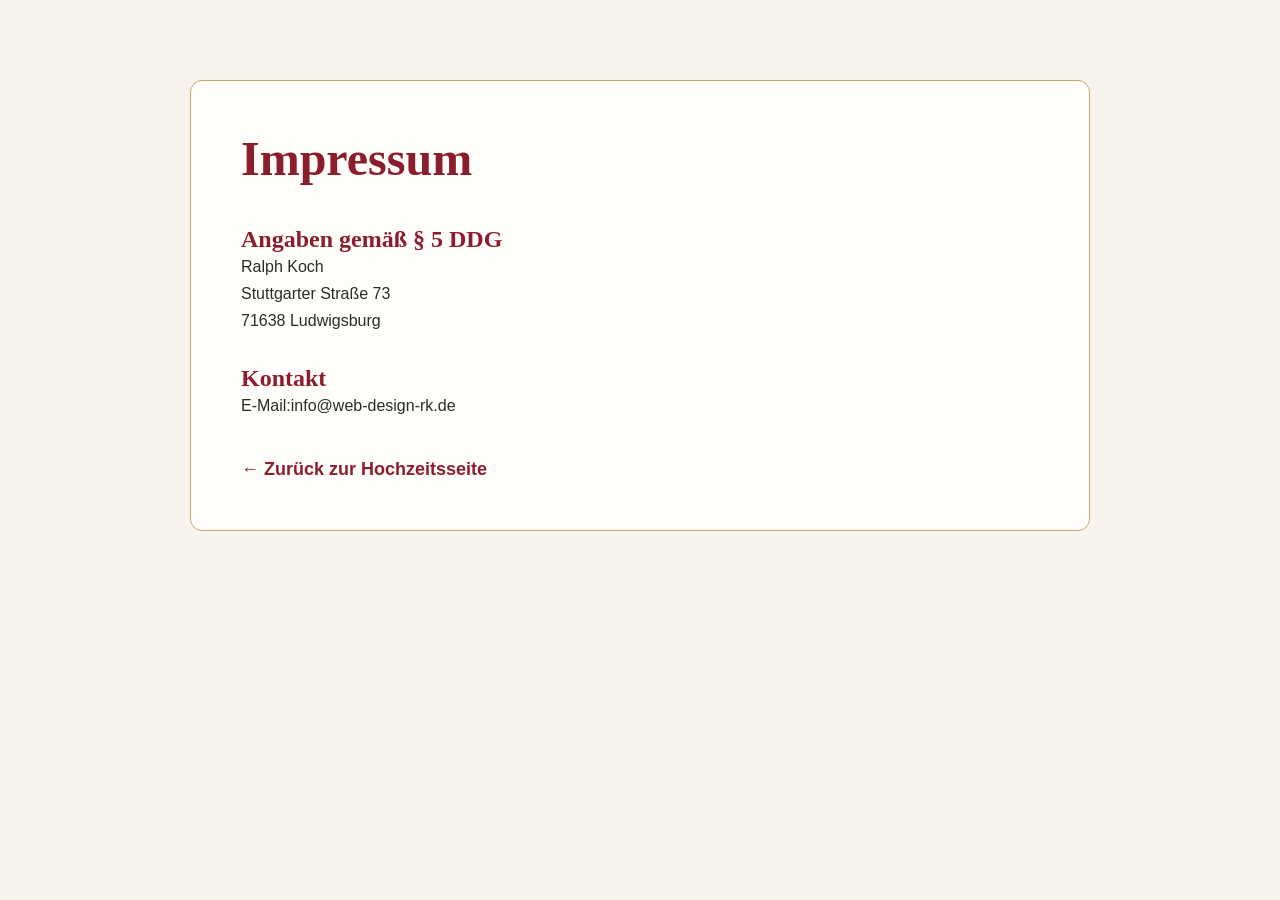
<file: impresum.html>
<!DOCTYPE html>
<html lang="de">
<head>
    <meta charset="UTF-8">
    <meta name="viewport" content="width=device-width, initial-scale=1.0">

    <title>Impressum – Marc & Julia Hochzeit</title>

    <meta
        name="description"
        content="Impressum der Hochzeitswebsite von Marc & Julia."
    >

    <link rel="icon" type="image/svg+xml" href="./assets/icons/favicon.svg">
    <link rel="stylesheet" href="./style.css">
</head>

<body>

    <main class="impressum">
        <h1>Impressum</h1>

        <h2>Angaben gemäß § 5 DDG</h2>

        <p>
            Ralph Koch<br>
            Stuttgarter Straße 73<br>
            71638 Ludwigsburg
        </p>

        <h2>Kontakt</h2>

        <p>
            E-Mail:info@web-design-rk.de
        </p>

        <a class="back-link" href="./index.html">
            ← Zurück zur Hochzeitsseite
        </a>
    </main>

</body>
</html>
</file>
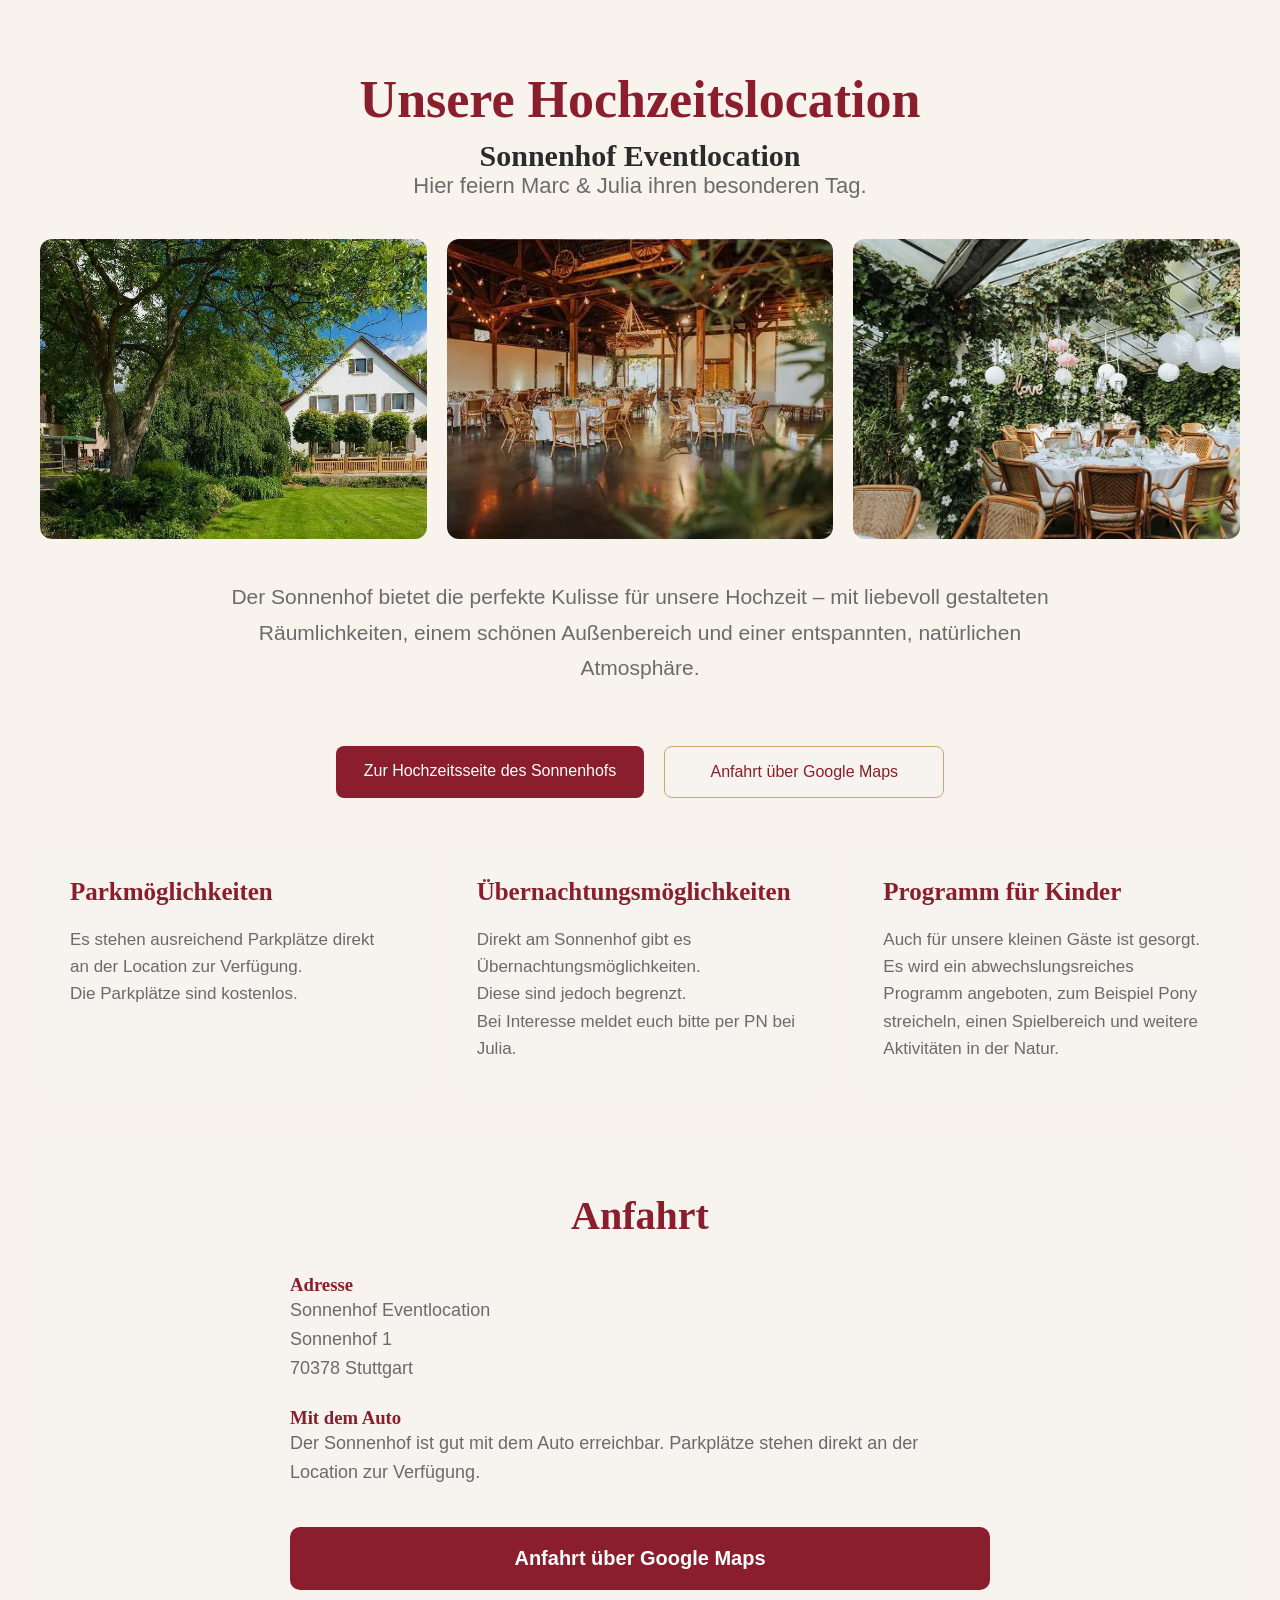
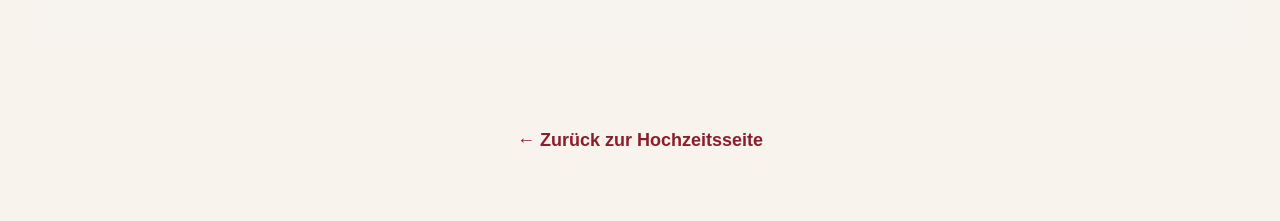
<file: location.html>
<!DOCTYPE html>
<html lang="de">

<head>
    <meta charset="UTF-8">
    <meta name="viewport" content="width=device-width, initial-scale=1.0">

    <title>Unsere Hochzeitslocation – Marc & Julia</title>

    <meta
        name="description"
        content="Informationen zu unserer Hochzeitslocation im Sonnenhof."
    >

    <link
        rel="icon"
        type="image/svg+xml"
        href="./assets/icons/favicon.svg"
    >

    <link rel="stylesheet" href="./style.css">
</head>

<body>

    <main class="location-page">

        <!-- Überschrift -->
        <section class="location-intro">

            <h1>Unsere Hochzeitslocation</h1>

            <h2>Sonnenhof Eventlocation</h2>

            <p>
                Hier feiern Marc & Julia ihren besonderen Tag.
            </p>

        </section>


        <!-- Bilder -->
        <section class="location-images">

            <img
                src="./assets/img/sonnenhof1.webp"
                alt="Sonnenhof Eventlocation"
            >

            <img
                src="./assets/img/sonnenhof2.webp"
                alt="Innenbereich des Sonnenhofs"
            >

            <img
                src="./assets/img/sonnenhof3.webp"
                alt="Hochzeitsbereich im Sonnenhof"
            >

        </section>


        <!-- Beschreibung -->
        <section class="location-description">

            <p>
                Der Sonnenhof bietet die perfekte Kulisse für unsere Hochzeit –
                mit liebevoll gestalteten Räumlichkeiten, einem schönen Außenbereich
                und einer entspannten, natürlichen Atmosphäre.
            </p>

        </section>


        <!-- Buttons -->
        <section class="location-buttons">

            <a
                href="https://www.dersonnenhof.com/hochzeiten/"
                target="_blank"
                rel="noopener"
                class="location-button"
            >
                Zur Hochzeitsseite des Sonnenhofs
            </a>


            <a
                href="https://www.google.com/maps/dir/?api=1&destination=Sonnenhof+1,+70378+Stuttgart"
                target="_blank"
                rel="noopener"
                class="location-button map-button"
            >
                Anfahrt über Google Maps
            </a>

        </section>


        <!-- Informationen -->
        <section class="location-info">

            <!-- Parkplätze -->
            <div class="info-box">

                <h3>Parkmöglichkeiten</h3>

                <p>
                    Es stehen ausreichend Parkplätze direkt an der
                    Location zur Verfügung.
                </p>

                <p>
                    Die Parkplätze sind kostenlos.
                </p>

            </div>


            <!-- Übernachtung -->
            <div class="info-box">

                <h3>Übernachtungsmöglichkeiten</h3>

                <p>
                    Direkt am Sonnenhof gibt es
                    Übernachtungsmöglichkeiten.
                </p>

                <p>
                    Diese sind jedoch begrenzt.
                </p>

                <p>
                    Bei Interesse meldet euch bitte
                    per PN bei Julia.
                </p>

            </div>


            <!-- Kinder -->
            <div class="info-box">

                <h3>Programm für Kinder</h3>

                <p>
                    Auch für unsere kleinen Gäste ist gesorgt.
                </p>

                <p>
                    Es wird ein abwechslungsreiches Programm angeboten,
                    zum Beispiel Pony streicheln, einen Spielbereich
                    und weitere Aktivitäten in der Natur.
                </p>

            </div>

        </section>


        <!-- Anfahrt -->
        <section class="arrival">

            <div class="arrival-information">

                <h2>Anfahrt</h2>

                <h3>Adresse</h3>

                <p>
                    Sonnenhof Eventlocation<br>
                    Sonnenhof 1<br>
                    70378 Stuttgart
                </p>


                <h3>Mit dem Auto</h3>

                <p>
                    Der Sonnenhof ist gut mit dem Auto erreichbar.
                    Parkplätze stehen direkt an der Location zur Verfügung.
                </p>



               

                <!-- Großer Google-Maps-Button -->
                <a
                    href="https://www.google.com/maps/dir/?api=1&destination=Sonnenhof+1,+70378+Stuttgart"
                    target="_blank"
                    rel="noopener"
                    class="map-button-large"
                >
                    Anfahrt über Google Maps
                </a>

            </div>

        </section>


        <!-- Zurück -->
        <section class="location-back">

            <a
                href="./index.html"
                class="back-link"
            >
                ← Zurück zur Hochzeitsseite
            </a>

        </section>

    </main>

</body>

</html>
</file>
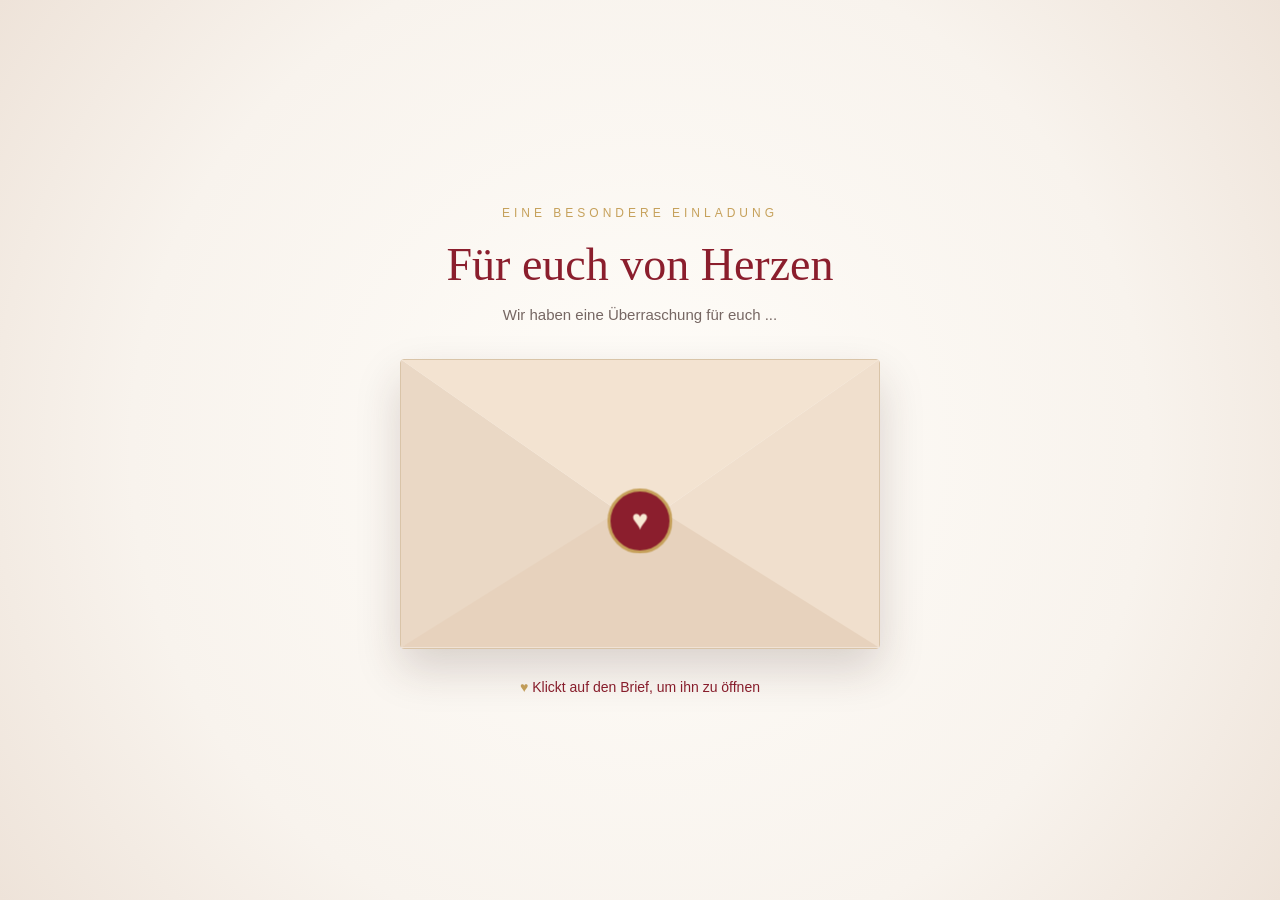
<file: start.html>
<!DOCTYPE html>
<html lang="de">

<head>
    <meta charset="UTF-8">
    <meta name="viewport" content="width=device-width, initial-scale=1.0">

    <title>Marc & Julia – Unsere Hochzeit</title>

    <meta name="description" content="Die Hochzeit von Marc & Julia am 16. August 2027.">

    <link rel="icon" type="image/svg+xml" href="./assets/icons/favicon.svg">
    <link rel="stylesheet" href="./styles/startseite.css">
</head>

<body>

    <!-- BRIEFUMSCHLAG -->
    <section id="briefStart" class="brief-start">

        <div class="brief-einleitung">
            <p>Eine besondere Einladung</p>
            <h1>Für euch von Herzen</h1>
            <span>Wir haben eine Überraschung für euch ...</span>
        </div>

        <button
            type="button"
            id="briefOeffnen"
            class="umschlag-button"
            aria-label="Hochzeitseinladung öffnen"
        >
            <div class="umschlag">

                <!-- INNENBEREICH MIT EINLADUNGSKARTE -->
                <div class="umschlag-inhalt">

                    <img
                        class="einladungskarte-bild"
                        src="./assets/img/start-img.webp"
                        alt="Hochzeitseinladung von Julia und Marc"
                    >

                </div>

                <!-- UMSCHLAGSEITEN -->
                <div class="umschlag-links"></div>
                <div class="umschlag-rechts"></div>
                <div class="umschlag-unten"></div>

                <!-- BRIEFKLAPPE -->
                <div class="umschlag-klappe"></div>

                <!-- GOLDENES SIEGEL -->
                <div class="siegel">
                    <span>♥</span>
                </div>

            </div>
        </button>

        <p class="brief-hinweis">
            <span>♥</span> Klickt auf den Brief, um ihn zu öffnen
        </p>

    </section>


    <!-- EIGENTLICHE HOCHZEITSSEITE -->
    <main id="hochzeitsseite" hidden>

        <!-- HEADER -->
        <header class="seiten-header">

            <div class="logo">
                Julia <span>&</span> Marc
            </div>

            <nav>
                <span>Start</span>
                <span>Unsere Geschichte</span>
                <span>Die Hochzeit</span>
                <span>Tagesablauf</span>
                <span>Location</span>
                <span>Rückmeldung</span>
            </nav>

        </header>


        <!-- HERO -->
        <section class="hero">

            <div class="hero-rahmen">

                <p class="hero-klein">
                    WIR LADEN EUCH HERZLICH EIN
                </p>

                <h1>
                    Julia <span>&</span> Marc
                </h1>

                <div class="herz-linie">
                    <span></span>
                    ♥
                    <span></span>
                </div>

                <p class="hero-text">
                    Wir sagen Ja!
                </p>

                <p class="hero-datum">
                    16. August 2027
                </p>

                <div class="hero-bild">
                    <img
                        src="./assets/img/julia-marc.webp"
                        alt="Julia und Marc"
                    >
                </div>

                <p class="hero-begruessung">
                    Wir freuen uns darauf, diesen besonderen
                    Tag mit euch zu feiern.
                </p>

            </div>

        </section>


        <!-- PLATZHALTER FÜR WEITERE INHALTE -->
        <section class="platzhalter-bereich">

            <div class="platzhalter">
                <span>01</span>
                <h2>Unsere Geschichte</h2>
                <p>Hier erzählen wir später unsere Geschichte.</p>
            </div>

            <div class="platzhalter">
                <span>02</span>
                <h2>Die Hochzeit</h2>
                <p>Hier findet ihr später alle Informationen.</p>
            </div>

            <div class="platzhalter">
                <span>03</span>
                <h2>Der Tagesablauf</h2>
                <p>Hier folgt später unser gemeinsamer Tagesplan.</p>
            </div>

            <div class="platzhalter">
                <span>04</span>
                <h2>Die Location</h2>
                <p>Hier ergänzen wir später den Veranstaltungsort.</p>
            </div>

        </section>


        <!-- FOOTER -->
        <footer>
            <p>Mit Liebe gestaltet – Julia & Marc ♥</p>
        </footer>

    </main>

    <script src="./js/startseite.js"></script>

</body>
</html>
</file>
<file: style.css>
@import url('./styles/global.css');
@import url('./styles/layout.css');
@import url('./styles/assets.css');
@import url('./styles/header.css');
@import url('./styles/startseite.css');
@import url('./styles/hero.css');
@import url('./styles/geschichte.css');
@import url('./styles/hochzeit.css');
@import url('./styles/ablauf.css');




:root {
    /* Farben */
    --primary-color: #8B1E2D;
    --primary-dark: #6B1522;
    --secondary-color: #C9A86A;

    --background-color: #FFFDF9;
    --background-light: #F7F3EE;

    --text-color: #2B2B2B;
    --text-light: #6B6B6B;

    --white: #FFFFFF;

    /* Schriftarten */
    --font-primary: Arial, sans-serif;
    --font-heading: Georgia, serif;
}
</file>
<file: styles/startseite.css>
/* =================================
   GRUNDEINSTELLUNGEN
================================= */

* {
    margin: 0;
    padding: 0;
    box-sizing: border-box;
}

body {
    background-color: #f8f3ed;
    color: #3c3030;
    font-family: Arial, sans-serif;
}

[hidden] {
    display: none !important;
}


/* =================================
   EINLADUNGS-STARTSEITE
================================= */

.brief-start {
    min-height: 100vh;
    display: flex;
    flex-direction: column;
    align-items: center;
    justify-content: center;
    padding: 30px 20px;

    background: radial-gradient(
        circle at center,
        #fffdf9 0%,
        #f8f3ed 65%,
        #eee3d9 100%
    );

    opacity: 1;
    transition: opacity 1.8s ease;
}

.brief-start.brief-verschwindet {
    opacity: 0;
    pointer-events: none;
}


/* =================================
   EINLEITUNG
================================= */

.brief-einleitung {
    text-align: center;
    margin-bottom: 35px;
}

.brief-einleitung p {
    color: #c6a15b;
    font-size: 12px;
    letter-spacing: 4px;
    text-transform: uppercase;
    margin-bottom: 18px;
}

.brief-einleitung h1 {
    font-family: Georgia, serif;
    font-size: clamp(30px, 5vw, 46px);
    font-weight: normal;
    color: #8b1e2d;
    margin-bottom: 15px;
}

.brief-einleitung span {
    color: #766763;
    font-size: 15px;
}


/* =================================
   EINLADUNGSBILD
================================= */

.umschlag-button {
    display: block;
    width: min(900px, 92vw);
    background: transparent;
    border: none;
    padding: 0;
    cursor: pointer;
}

.start-einladung-bild {
    display: block;
    width: 100%;
    height: auto;
    max-height: 75vh;
    object-fit: contain;
    border-radius: 6px;
    box-shadow: 0 20px 50px rgba(60, 35, 30, 0.18);

    transition:
        opacity 1.8s ease,
        transform 0.8s ease;
}

.umschlag-button:hover .start-einladung-bild {
    transform: translateY(-5px);
}

.umschlag-button:disabled {
    cursor: default;
}


/* =================================
   HINWEIS UNTER DER EINLADUNG
================================= */

.brief-hinweis {
    color: #8b1e2d;
    margin-top: 30px;
    font-size: 14px;
}

.brief-hinweis span {
    color: #c6a15b;
}


/* =================================
   HOCHZEITSSEITE
================================= */

#hochzeitsseite {
    opacity: 0;
    transition: opacity 1.5s ease;
}

#hochzeitsseite.seite-sichtbar {
    opacity: 1;
}


/* =================================
   HEADER
================================= */

.seiten-header {
    min-height: 85px;
    display: flex;
    align-items: center;
    justify-content: space-between;
    padding: 20px 6%;
    background: #fffdf9;
    border-bottom: 1px solid #eaded2;
}

.logo {
    font-family: Georgia, serif;
    font-size: 26px;
    color: #8b1e2d;
}

.logo span {
    color: #c6a15b;
}

.seiten-header nav {
    display: flex;
    gap: 25px;
    flex-wrap: wrap;
}

.seiten-header nav span {
    color: #594947;
    font-size: 13px;
    cursor: default;
}


/* =================================
   HERO-BEREICH
================================= */

.hero {
    padding: 65px 20px;
    text-align: center;
    background: linear-gradient(
        rgba(248, 243, 237, 0.8),
        rgba(248, 243, 237, 0.95)
    );
}

.hero-rahmen {
    max-width: 1000px;
    margin: auto;
    padding: 45px 25px;
    border: 1px solid #d8c5a6;
    background: #fffdf9;
}

.hero-klein {
    color: #c6a15b;
    font-size: 12px;
    letter-spacing: 4px;
    margin-bottom: 25px;
}

.hero h1 {
    color: #8b1e2d;
    font-family: Georgia, serif;
    font-size: clamp(48px, 8vw, 85px);
    font-weight: normal;
}

.hero h1 span {
    color: #c6a15b;
}

.herz-linie {
    display: flex;
    align-items: center;
    justify-content: center;
    gap: 15px;
    color: #8b1e2d;
    font-size: 22px;
    margin: 15px 0;
}

.herz-linie span {
    width: 55px;
    height: 1px;
    background: #c6a15b;
}

.hero-text {
    font-family: Georgia, serif;
    font-size: 28px;
    color: #8b1e2d;
    margin-top: 15px;
}

.hero-datum {
    color: #766763;
    margin-top: 12px;
    letter-spacing: 2px;
}

.hero-bild {
    max-width: 750px;
    margin: 35px auto 25px;
}

.hero-bild img {
    display: block;
    width: 100%;
    height: auto;
    border: 8px solid #fff;
    box-shadow: 0 5px 20px rgba(0, 0, 0, 0.12);
}

.hero-begruessung {
    max-width: 550px;
    margin: 25px auto 0;
    color: #594947;
    font-family: Georgia, serif;
    font-size: 19px;
    line-height: 1.7;
}


/* =================================
   PLATZHALTER
================================= */

.platzhalter-bereich {
    max-width: 1200px;
    margin: 60px auto;
    padding: 0 25px;
    display: grid;
    grid-template-columns: repeat(2, 1fr);
    gap: 25px;
}

.platzhalter {
    padding: 40px 25px;
    text-align: center;
    background: #fffdf9;
    border: 1px solid #eaded2;
}

.platzhalter span {
    color: #c6a15b;
    font-size: 13px;
    letter-spacing: 3px;
}

.platzhalter h2 {
    color: #8b1e2d;
    font-family: Georgia, serif;
    font-size: 27px;
    font-weight: normal;
    margin: 15px 0;
}

.platzhalter p {
    color: #766763;
    font-size: 14px;
    line-height: 1.6;
}


/* =================================
   FOOTER
================================= */

footer {
    padding: 30px;
    text-align: center;
    background: #8b1e2d;
    color: #fffdf9;
    font-family: Georgia, serif;
}


/* =================================
   RESPONSIVE
================================= */

@media (max-width: 700px) {

    .brief-einleitung {
        margin-bottom: 25px;
    }

    .umschlag-button {
        width: 95vw;
    }

    .start-einladung-bild {
        max-height: 65vh;
    }

    .seiten-header {
        flex-direction: column;
        gap: 20px;
    }

    .seiten-header nav {
        justify-content: center;
        gap: 15px;
    }

    .platzhalter-bereich {
        grid-template-columns: 1fr;
    }

    .hero-rahmen {
        padding: 35px 15px;
    }
}


/* =================================
   BEWEGUNG REDUZIEREN
================================= */

@media (prefers-reduced-motion: reduce) {

    .brief-start,
    .start-einladung-bild,
    #hochzeitsseite {
        transition-duration: 0.01ms;
    }
}



/* =================================
   BRIEFUMSCHLAG MIT EINLADUNGSKARTE
================================= */

.umschlag-button {
    width: min(480px, 82vw);
    background: none;
    border: none;
    padding: 0;
    cursor: pointer;
    perspective: 1200px;
}

.umschlag {
    position: relative;
    width: 100%;
    height: 290px;
    background: #f5e9dc;
    border: 1px solid #d9c4a8;
    box-shadow: 0 20px 45px rgba(60, 35, 30, 0.18);
    border-radius: 4px;
    overflow: visible;
    transform-style: preserve-3d;
}

/* Innenbereich */
.umschlag-inhalt {
    position: absolute;
    inset: 0;
    background: #fffaf2;
    overflow: hidden;
}

/* Einladungskarte */
.einladungskarte-bild {
    position: absolute;
    width: 88%;
    height: 240px;
    left: 6%;
    bottom: 15px;
    object-fit: cover;
    object-position: center;
    border: 1px solid #c6a15b;
    box-shadow: 0 5px 20px rgba(60, 35, 30, 0.15);
    transition: transform 1.8s cubic-bezier(0.22, 1, 0.36, 1);
}

/* Umschlagseiten */
.umschlag-links,
.umschlag-rechts,
.umschlag-unten {
    position: absolute;
    inset: 0;
}

.umschlag-links {
    background: #ead8c5;
    clip-path: polygon(0 0, 50% 58%, 0 100%);
    z-index: 2;
}

.umschlag-rechts {
    background: #f0dfcd;
    clip-path: polygon(100% 0, 50% 58%, 100% 100%);
    z-index: 2;
}

.umschlag-unten {
    background: #e7d2bd;
    clip-path: polygon(0 100%, 50% 48%, 100% 100%);
    z-index: 3;
}

/* Briefklappe */
.umschlag-klappe {
    position: absolute;
    inset: 0;
    background: #f3e3d1;
    clip-path: polygon(0 0, 100% 0, 50% 58%);
    transform-origin: top center;
    transform: rotateX(0deg);
    transition: transform 1.8s cubic-bezier(0.65, 0, 0.35, 1);
    backface-visibility: hidden;
    z-index: 5;
}

/* Siegel */
.siegel {
    position: absolute;
    width: 65px;
    height: 65px;
    left: 50%;
    top: 56%;
    transform: translate(-50%, -50%);
    border-radius: 50%;
    background: #8b1e2d;
    border: 3px solid #c6a15b;
    display: flex;
    align-items: center;
    justify-content: center;
    color: #f8e9d4;
    font-size: 28px;
    z-index: 6;
    transition: opacity 1s ease, transform 1s ease;
}

/* Hover */
.umschlag-button:not(:disabled):hover .umschlag {
    transform: translateY(-5px);
}

/* Animation: Klappe öffnen */
.umschlag-button.geoeffnet .umschlag-klappe {
    transform: rotateX(180deg);
}

.umschlag-button.geoeffnet .siegel {
    opacity: 0;
    transform: translate(-50%, -50%) scale(0.7);
}

/* Animation: Einladung herausziehen */
.umschlag-button.brief-auseinander .einladungskarte-bild {
    transform: translateY(-185px);
}

/* Umschlag verschwindet */
.brief-start {
    transition: opacity 1s ease;
}

.brief-start.brief-verschwindet {
    opacity: 0;
    pointer-events: none;
}

.umschlag-button:disabled {
    cursor: default;
}

/* Mobile */
@media (max-width: 700px) {
    .umschlag {
        height: 230px;
    }

    .einladungskarte-bild {
        height: 190px;
    }
}

/* Einladungskarte im Briefumschlag */
.umschlag-inhalt {
    background: #F8F3ED;
    overflow: visible;
}

.einladungskarte-bild {
    position: absolute;
    left: 6%;
    bottom: 15px;
    width: 88%;
    height: auto;
    object-fit: contain;
    opacity: 0;
    transform: translateY(0);
    transition:
        transform 1.8s ease,
        opacity 0.8s ease;
}

/* Einladungskarte fährt aus dem Umschlag */
.umschlag-button.brief-auseinander .einladungskarte-bild {
    opacity: 1;
    transform: translateY(-185px);
}

/* Hinweis nach dem Klick ausblenden */
.brief-start.brief-verschwindet .brief-hinweis {
    opacity: 0;
    transition: opacity 0.8s ease;
}
</file>
